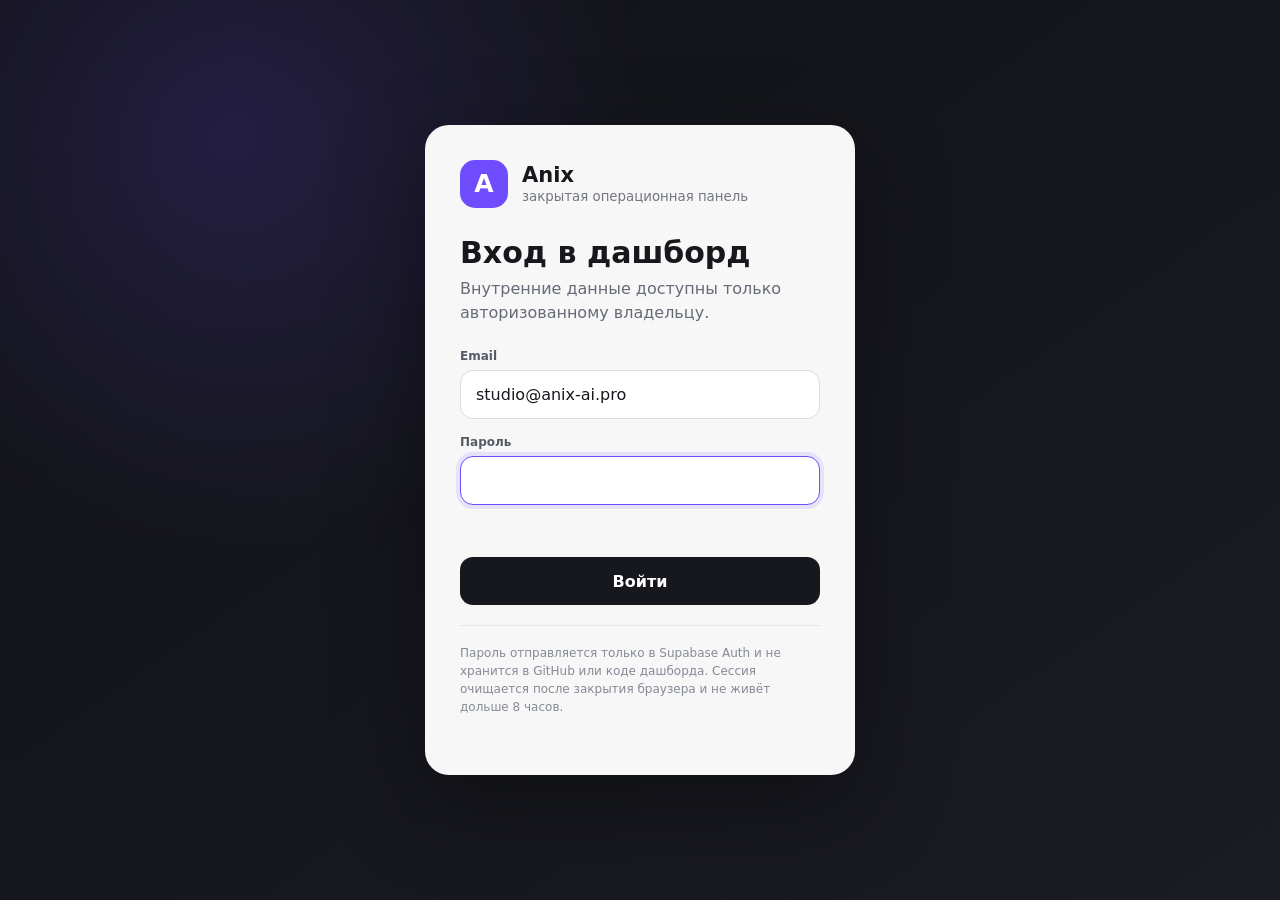
<file: index.html>
<!doctype html>
<html lang="ru">
<head>
  <meta charset="UTF-8" />
  <meta name="viewport" content="width=device-width, initial-scale=1.0" />
  <meta name="robots" content="noindex,nofollow,noarchive" />
  <meta http-equiv="Content-Security-Policy" content="default-src 'self'; connect-src 'self' https://uuywdscpywuoacbbjhhb.supabase.co; img-src 'self' data:; style-src 'self' 'unsafe-inline'; script-src 'self'; font-src 'self'; base-uri 'self'; form-action 'self'" />
  <title>Anix — операционная панель</title>
  <link rel="stylesheet" href="auth.css" />
  <link rel="stylesheet" href="styles.css" />
  <link rel="stylesheet" href="sales-activity.css" />
  <link rel="stylesheet" href="sales-cycle.css" />
  <link rel="stylesheet" href="production.css" />
  <link rel="stylesheet" href="ceo-dashboard.css" />
  <link rel="stylesheet" href="control.css" />
  <link rel="stylesheet" href="sales-forecast.css?v=20260921-signings" />
  <link rel="stylesheet" href="workspace.css" />
</head>
<body class="auth-locked">
  <div class="shell">
    <aside class="sidebar">
      <div class="brand"><span class="brand-mark">A</span><div><strong>Anix</strong><small>операционная панель</small></div></div>
      <nav>
        <span class="nav-group-label">Управление</span>
        <button class="nav-item active" data-view="overview">Сегодня</button>
        <button class="nav-item" data-view="weekly">Неделя</button>
        <button class="nav-item" data-view="sales">Продажи</button>
        <button class="nav-item" data-view="forecast">Прогноз месяца</button>
        <button class="nav-item" data-view="production">Проекты</button>
        <button class="nav-item" data-view="finance">Касса</button>
        <button class="nav-item" data-view="decisions">Решения</button>
        <span class="nav-group-label nav-group-system">Система</span>
        <button class="nav-item" data-view="content">Контент</button>
        <button class="nav-item" data-view="website">Сайт и AI</button>
        <button class="nav-item" data-view="data">Данные</button>
        <button class="nav-item" data-view="sources">Интеграции</button>
      </nav>
      <div class="sidebar-note">Anix Control v1<br><span>единая панель управления</span></div>
    </aside>

    <main>
      <header class="topbar">
        <div><p class="eyebrow">Центр управления бизнесом</p><h1 id="page-title">Обзор компании</h1></div>
        <div class="header-actions"><span class="sync" id="globalSync">● Загружаю данные</span><button id="exportBtn">Скачать срез JSON</button></div>
      </header>

      <section id="forecast" class="view" data-sales-forecast="full"></section>

      <section id="overview" class="view active">
        <section class="ceo-heading">
          <div><p class="eyebrow">CEO-дайджест</p><h2>Состояние Anix сегодня</h2><p id="ceoAsOf" class="ceo-as-of">Загружаю актуальный срез…</p></div>
          <button id="refreshCeo" class="ceo-refresh">Обновить данные</button>
        </section>

        <section class="attention-command panel">
          <div class="attention-command-head">
            <div><p class="eyebrow">Требует внимания сегодня</p><h3 id="attentionHeadline">Собираю управленческие исключения…</h3><p id="attentionSubhead">Показываем только ситуации, из которых следует конкретное действие.</p></div>
            <div id="attentionCounters" class="attention-counters"></div>
          </div>
          <div id="ceoAlerts" class="ceo-alert-list"><div class="ceo-loading">Проверяю продажи, проекты и решения…</div></div>
          <button id="showAllAlerts" class="ghost alert-more" hidden>Показать все исключения</button>
        </section>

        <div id="ceoKpiGrid" class="ceo-kpi-grid"></div>

        <section class="panel ceo-section">
          <div class="panel-head"><div><p class="eyebrow">Зависшие сделки</p><h3>Где остановились продажи и деньги</h3></div><button class="ghost" data-view-jump="sales">Вся аналитика продаж</button></div>
          <div id="stalledMetricGrid" class="decision-metric-grid"></div>
        </section>

        <section class="panel ceo-section">
          <div class="panel-head"><div><p class="eyebrow">Здоровье воронки</p><h3>Конверсия и время на реальных стадиях amoCRM</h3></div><span id="funnelCoverageNote">наблюдаемые переходы</span></div>
          <div id="funnelSummary" class="funnel-summary-grid"></div>
          <div id="ceoFunnelHealth" class="ceo-funnel-health"><div class="ceo-loading">Считаю этапы…</div></div>
        </section>

        <section class="panel ceo-section">
          <div class="panel-head"><div><p class="eyebrow">Проекты требуют внимания</p><h3>Сроки, движение и ответственность</h3></div><button class="ghost" data-view-jump="production">Открыть проекты</button></div>
          <div id="ceoProjectMetrics" class="decision-metric-grid compact"></div>
          <div id="ceoProjects" class="ceo-project-list"></div>
        </section>

        <section class="panel ceo-section cash-preview">
          <div class="panel-head"><div><p class="eyebrow">Деньги</p><h3>Что можно посчитать достоверно сейчас</h3></div><button class="ghost" data-view-jump="finance">Открыть кассу</button></div>
          <div id="ceoCashOverview" class="cash-overview-grid"></div>
        </section>
      </section>

      <section id="weekly" class="view">
        <div class="control-toolbar"><div><p class="eyebrow">Неделя</p><h2>Что изменилось за семь дней</h2><p id="weeklyNotice">Сравнение строится по ежедневным снимкам реальных данных.</p></div><button id="refreshWeekly">Обновить</button></div>
        <div id="weeklyMetricGrid" class="weekly-metric-grid"></div>
        <section class="panel"><div class="panel-head"><div><p class="eyebrow">Изменения</p><h3>Сигналы для управленческого разбора</h3></div><span id="weeklyComparedAt">копим историю</span></div><div id="weeklySignals" class="ceo-alert-list"></div></section>
      </section>

      <section id="sales" class="view">
        <article class="sales-command panel"><div><p class="eyebrow">Отдел продаж · текущий месяц</p><h2 id="salesVerdict">Считаю выполнение плана…</h2><p id="salesNotice">Загружаю реальные сделки и этапы…</p></div><div class="command-score"><strong id="salesScore">—</strong><span>прогноз выполнения событийного КПЭ</span><button id="refreshSales">Обновить</button></div></article>
        <div class="sales-summary-grid" id="salesMetricGrid"></div>
        <section class="panel"><div class="panel-head"><div><p class="eyebrow">План и показатели</p><h3>Месячный КПЭ: план → факт → прогноз</h3></div><span id="salesPeriod"></span></div><div class="kpi-table" id="salesKpis"></div></section>
        <section class="panel"><div class="panel-head"><div><p class="eyebrow">Как считается КПЭ</p><h3>События месяца, а не текущее положение карточек</h3></div><span id="flowUpdated">загрузка…</span></div><p class="history-caveat" id="kpiMethod">Загружаю формулу расчёта…</p><div id="monthlyFlow" class="metric-pyramid"></div></section>
        <section class="panel"><div class="panel-head"><div><p class="eyebrow">КПЭ по сотрудникам</p><h3>Кто создал результат за месяц</h3></div><span>по ответственному в сделке</span></div><div id="managerKpiBreakdown"></div></section>
        <div class="sales-main-grid"><section class="panel pyramid-panel"><div class="panel-head"><div><p class="eyebrow">Пирамида метрик</p><h3>Что произошло за месяц</h3></div><span>сверху — результат</span></div><div id="metricPyramid" class="metric-pyramid"></div></section><section class="panel"><div class="panel-head"><div><p class="eyebrow">Ответственный продавец</p><h3>Текущая нагрузка</h3></div><span>по данным amoCRM</span></div><div id="managerPerformance"></div></section></div>
        <section class="panel sales-health-panel"><div class="panel-head"><div><p class="eyebrow">Здоровье отдела продаж</p><h3>Что работает и что исправить сегодня</h3></div><span id="healthUpdated">загрузка…</span></div><div class="sales-main-grid"><div id="salesHealth"></div><div><h3 class="subhead">Что сделать сегодня</h3><div id="todayActions"></div></div></div></section>
        <section class="panel"><div class="panel-head"><div><p class="eyebrow">Конверсия воронки</p><h3>Переход между текущими этапами</h3></div><span>по входам в этапы текущего месяца</span></div><div id="funnelConversions"></div></section>
        <section class="panel cycle-command-panel"><div class="panel-head"><div><p class="eyebrow">Скорость воронки</p><h3>Цикл сделки и главный тормоз</h3></div><span id="cycleUpdated">загрузка…</span></div><div class="cycle-summary-grid" id="cycleSummary"></div><article class="bottleneck-card" id="bottleneckRecommendation"><strong>Считаю главный этап для ускорения…</strong></article></section>
        <section class="panel"><div class="panel-head"><div><p class="eyebrow">Длительность переходов</p><h3>Сколько занимает каждый участок сделки</h3></div><span>только завершённые переходы</span></div><div id="segmentCycles"></div></section>
        <section class="panel"><div class="panel-head"><div><p class="eyebrow">Прогноз поступлений</p><h3>Взвешенный прогноз по поздним этапам</h3></div><span id="cashForecastCoverage">загрузка…</span></div><div id="cashForecast"></div></section>
        <section class="panel"><div class="panel-head"><div><p class="eyebrow">Возраст этапов</p><h3>Сколько сделки лежат в каждой колонке</h3></div><span>производство не участвует в рекомендации</span></div><div id="stageAging"></div><p class="history-caveat" id="cycleCoverage"></p></section>
        <section class="panel sales-history-panel">
          <div class="panel-head"><div><p class="eyebrow">Подробный журнал amoCRM</p><h2>Что сделал каждый сотрудник</h2></div><span id="salesHistoryUpdated">Загрузка…</span></div>
          <div class="activity-presets"><button data-activity-period="today">Сегодня</button><button data-activity-period="week">Эта неделя</button><button data-activity-period="month">Этот месяц</button></div>
          <form id="activityFilters" class="activity-filters">
            <label>Сотрудник<select id="activityManager" name="manager"><option value="">Все сотрудники</option></select></label>
            <label>С<input type="date" id="activityFrom" name="from" required></label><label>По<input type="date" id="activityTo" name="to" required></label>
            <label>Тип действия<select id="activityKind" name="kind"><option value="">Все действия</option></select></label>
            <label>Воронка<select id="activityPipeline" name="pipeline"><option value="">Все, включая несвязанные</option></select></label>
            <label>Карточка / задача<input name="search" type="search" placeholder="Название или текст"></label>
            <label class="check-label"><input name="system" type="checkbox"> Входящие и системные события</label><button type="submit">Показать</button><button id="activityExport" type="button" disabled>Скачать CSV</button>
          </form>
          <p class="report-coverage" id="activityCoverage" aria-live="polite"></p>
          <div id="salesActivitySummary" class="sales-summary-grid"></div>
          <p class="history-caveat">Сегодня / неделя / месяц — все операции выбранного сотрудника и воронки. Выбранный период, таблицы и CSV учитывают также тип и поиск. Часовой пояс: Москва.</p>
          <div id="activityKinds" class="activity-kinds"></div>
          <details class="report-detail"><summary>Сводка по сотрудникам</summary><div id="activityManagers"></div></details>
          <details class="report-detail"><summary>Разбивка по дням, включая дни без записей</summary><div id="activityDaily"></div></details>
          <h3>Журнал действий</h3><div id="salesActivityFeed" aria-live="polite"></div>
          <div class="report-pagination"><button id="activityPrev" disabled>Назад</button><span id="activityPage"></span><button id="activityNext" disabled>Далее</button></div>
          <details class="report-detail"><summary>Правила подсчёта и ограничения</summary><p>Одна запись события — одна операция. Повторные записи одного исходящего сообщения или звонка объединяются по ID подтверждения. Создание задачи, завершение задачи и реальный звонок — разные события. Это объём зафиксированной работы, не оценка её полезности и не рабочее время.</p><p>Завершённая задача «Позвонить» не доказывает звонок. Автор берётся из события, а не из текущего ответственного по сделке. Интеграция может записывать действия под аккаунтом пользователя; достоверность авторства зависит от её настроек.</p><p>Для работы вне CRM: завершённые задачи с префиксами [Поиск контакта], [Анализ компании], [Анализ сегмента], [Аналитика], [Удаление дубля]. Это отчёт сотрудника. Автоматическое объединение дублей учитывается по событию объединения; обычное удаление не называется удалением дубля.</p><p>Воронка берётся из текущей связи карточки. Не связанные с ней контакты и компании остаются в общем журнале. Если позднее изменён текст задачи, историческое действие не переклассифицируется.</p></details>
        </section>
        <div class="sales-main-grid"><section class="panel"><div class="panel-head"><div><p class="eyebrow">Ближайшие даты</p><h3>Следующие действия по сделкам</h3></div><span>из задач amoCRM</span></div><div id="upcomingSales"></div></section><section class="panel"><div class="panel-head"><div><p class="eyebrow">Требует внимания</p><h3>Сделки без движения более 5 дней</h3></div><span id="attentionCount"></span></div><div id="salesAttention"></div></section></div>
        <div class="sales-main-grid"><section class="panel"><div class="panel-head"><div><p class="eyebrow">Текущее состояние</p><h3>Где открытые сделки находятся сейчас</h3></div><span id="salesUpdated"></span></div><div id="salesStages"></div></section><section class="panel"><div class="panel-head"><div><p class="eyebrow">Последние изменения</p><h3>Недавно обновлённые сделки</h3></div></div><div id="recentLeads"></div></section></div>
        <section class="panel missing-sales-panel"><div class="panel-head"><div><p class="eyebrow">Качество контроля</p><h3>Каких данных не хватает для честной оценки продавца</h3></div><span>не подменяем неизвестное нулями</span></div><div id="salesMissingData" class="missing-grid"></div></section>
      </section>

      <section id="production" class="view">
        <article class="panel production-hero"><div class="panel-head"><div><p class="eyebrow">Производственная система · YouGile</p><h2>Проекты, сроки и загрузка команды</h2><p id="productionNotice">Загружаю проекты, задачи, сроки и исполнителей…</p></div><div><span id="productionUpdated">загрузка…</span><button id="refreshProduction">Обновить</button></div></div></article>
        <div class="production-summary-grid" id="productionSummary"></div>
        <section class="panel"><div class="panel-head"><div><p class="eyebrow">Узкое место</p><h3>Где производство тормозит сильнее всего</h3></div><span>по времени в колонках</span></div><article class="production-risk" id="productionBottleneck"><div><strong>Накапливаю историю переходов…</strong></div></article></section>
        <div class="production-grid"><section class="panel"><div class="panel-head"><div><p class="eyebrow">Проекты</p><h3>Текущая производственная нагрузка</h3></div><span>активные задачи</span></div><div id="productionProjects"></div></section><section class="panel"><div class="panel-head"><div><p class="eyebrow">Требует внимания</p><h3>Самые просроченные задачи</h3></div><span>до 12 задач</span></div><div id="productionAttention"></div></section></div>
        <section class="panel"><div class="panel-head"><div><p class="eyebrow">Команда</p><h3>Нагрузка по исполнителям</h3></div><span>пока по количеству задач</span></div><div id="productionPeople"></div></section>
        <section class="panel"><div class="panel-head"><div><p class="eyebrow">Этапы производства</p><h3>Сколько задач лежит в каждой колонке</h3></div><span>структура YouGile без нормализации</span></div><div id="productionStages"></div></section>
      </section>


      <section id="content" class="view">
        <div class="control-toolbar">
          <div><p class="eyebrow">Управление публикациями</p><h2>Контент Anix</h2><p>Черновики, версии и подготовка материалов основного сайта и Wiki.</p></div>
          <button id="newContentEntry">Новый материал</button>
        </div>
        <div class="control-grid">
          <section class="panel"><div class="panel-head"><div><p class="eyebrow">Материалы</p><h3>Последние изменения</h3></div><span>до 100 записей</span></div><div id="contentEntryList" class="control-list"></div></section>
          <section class="panel">
            <div class="panel-head"><div><p class="eyebrow">Редактор</p><h3>Структурированный черновик</h3></div><span>каждое сохранение создаёт версию</span></div>
            <form id="contentEditor" class="control-form">
              <label class="control-field"><span>Slug</span><input id="contentSlug" required placeholder="cases/new-case"></label>
              <label class="control-field"><span>Заголовок</span><input id="contentTitle" required placeholder="Название материала"></label>
              <label class="control-field"><span>Тип</span><select id="contentType"><option value="page">Страница</option><option value="case">Кейс</option><option value="article">Статья</option><option value="faq">FAQ</option><option value="cta">CTA</option><option value="seo">SEO</option><option value="wiki">Wiki</option></select></label>
              <label class="control-field"><span>Статус</span><select id="contentStatus"><option value="draft">Черновик</option><option value="review">На проверке</option><option value="published">Опубликовано</option><option value="archived">Архив</option></select></label>
              <label class="control-field"><span>Репозиторий</span><input id="contentRepo" value="tsarev2709/anix_landing"></label>
              <label class="control-field"><span>Путь файла</span><input id="contentPath" placeholder="src/data/cases/example.json"></label>
              <label class="control-field wide"><span>Содержимое</span><textarea id="contentBody" placeholder="Текст, Markdown или структурированные данные материала"></textarea></label>
              <div class="control-actions"><button id="contentSave" class="control-save" type="submit">Сохранить версию</button><span id="contentSaveMessage" class="control-message"></span></div>
            </form>
          </section>
        </div>
      </section>

      <section id="website" class="view">
        <div class="control-toolbar"><div><p class="eyebrow">studio.anix-ai.pro</p><h2>Сайт и AI-консультант</h2><p>Заявки, диалоги, передача в CRM и штатные fallback-сценарии.</p></div><div class="marketing-toolbar"><label>Период Метрики <select id="marketingPeriod"><option value="7">7 дней</option><option value="30">30 дней</option><option value="90">90 дней</option></select></label><button id="refreshControl">Обновить</button></div></div>
        <div id="websiteMetricGrid" class="website-health-grid"></div>
        <section class="panel"><div class="panel-head"><div><p class="eyebrow">Яндекс Метрика · 103290769</p><h3>Посещаемость, страницы и конверсии</h3></div><span>включая сегодня · период выбран выше</span></div><div id="metrikaReport" aria-live="polite">Загрузка статистики…</div><div id="marketingDetails"></div></section>
        <section class="panel"><div class="panel-head"><div><p class="eyebrow">Управление функциями</p><h3>Публичные возможности сайта</h3></div><span>секреты остаются только на сервере</span></div><div id="featureFlagGrid" class="flag-grid"></div></section>
        <section class="panel"><div class="panel-head"><div><p class="eyebrow">Состояние</p><h3>Контур Anix Control</h3></div><span id="controlLoadStatus">загрузка…</span></div><p class="history-caveat">Если метрики сайта находятся в другом Supabase-проекте, панель честно показывает «нет данных». Следующий этап — безопасная межконтурная агрегация без передачи service-role ключей в браузер.</p></section>
      </section>

      <section id="finance" class="view">
        <div class="control-toolbar"><div><p class="eyebrow">Касса</p><h2>Деньги и обязательства</h2><p>Достоверные суммы отделены от показателей, для которых ещё нет источника.</p></div><button id="refreshCash">Обновить</button></div>
        <div id="cashMetricGrid" class="cash-metric-grid"></div>
        <section class="panel"><div class="panel-head"><div><p class="eyebrow">Пробелы финансового контура</p><h3>Что пока нельзя считать</h3></div><button class="ghost" data-view-jump="sources">Подключения</button></div><div id="cashUnavailable" class="unavailable-list"></div></section>
      </section>

      <section id="decisions" class="view">
        <div class="control-toolbar"><div><p class="eyebrow">Решения</p><h2>Трекер управленческих решений</h2><p>Контур заложен в модели данных. Полный редактор — следующая итерация.</p></div></div>
        <div id="decisionSummary" class="decision-metric-grid"></div>
        <section class="panel"><div class="panel-head"><div><p class="eyebrow">Активные решения</p><h3>Гипотезы и контрольные review</h3></div><span>архитектура P2</span></div><div id="decisionList" class="decision-list"></div></section>
      </section>
      <section id="data" class="view"><div class="panel"><div class="panel-head"><div><p class="eyebrow">Аудит измеримости</p><h3>Каких данных не хватает сейчас</h3></div><span id="coverageLabel"></span></div><div id="dataAudit"></div></div></section>
      <section id="sources" class="view"><article class="panel source-intro"><div><p class="eyebrow">Интеграционный слой</p><h2>Источники данных</h2><p>Панель проверяет доступность Supabase Edge Functions. Секреты сервисов никогда не хранятся в браузере или репозитории.</p></div><button id="refreshSources">Обновить статусы</button></article><div id="sourceNotice" class="notice"></div><div id="sourcesGrid" class="sources-grid"></div><section class="panel"><div class="panel-head"><div><p class="eyebrow">Операционное управление</p><h3>Пауза и возобновление интеграций</h3></div><span>без показа токенов</span></div><div id="sourceControlGrid" class="integration-control-grid"></div></section><section class="panel diagnostics-panel"><div class="panel-head"><div><p class="eyebrow">Диагностика</p><h3>Файлы интерфейса и аналитические функции</h3></div><div class="diagnostic-actions"><span id="diagnosticsSummary">проверка…</span><button class="ghost" id="runDiagnostics">Проверить снова</button></div></div><div id="runtimeDiagnostics"></div></section></section>
    </main>
  </div>
  <script src="runtime-config.js"></script>
  <script src="auth.js?v=20260921-signings"></script>
  <script src="workspace-layout.js"></script>
  <script src="app.js?v=20260924"></script>
  <script src="sales-history.js"></script>
  <script src="sales-cycle.js"></script>
  <script src="sales-flow.js"></script>
  <script src="production.js"></script>
  <script src="ceo-dashboard.js"></script>
  <script src="control.js"></script>
  <script src="diagnostics.js"></script>
  <script src="sales-forecast.js?v=20260921-signings"></script>
</body>
</html>
</file>
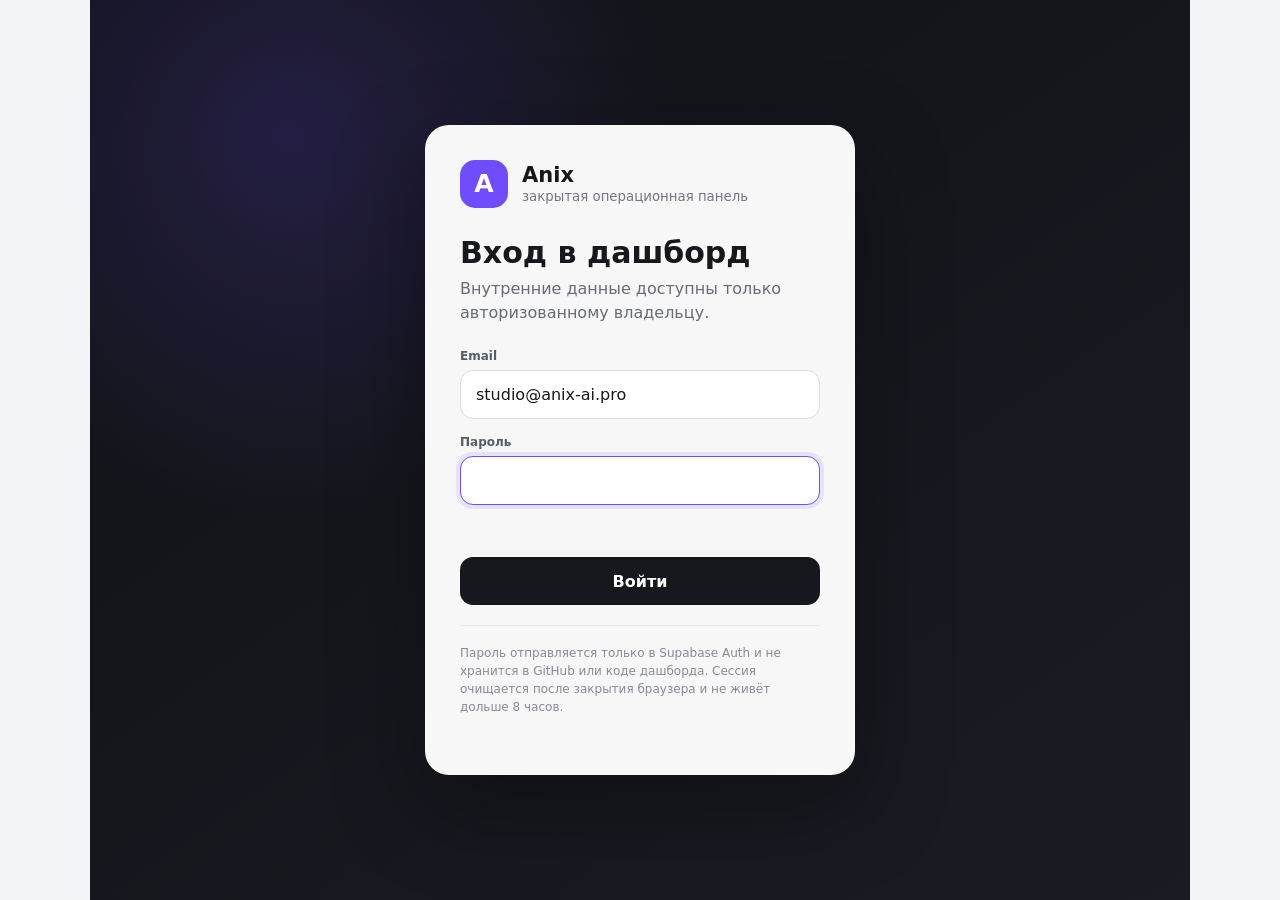
<file: amo-forecast.html>
<!doctype html>
<html lang="ru">
<head>
  <meta charset="UTF-8">
  <meta name="viewport" content="width=device-width, initial-scale=1">
  <meta name="robots" content="noindex,nofollow,noarchive">
  <meta http-equiv="Content-Security-Policy" content="default-src 'self'; connect-src 'self' https://uuywdscpywuoacbbjhhb.supabase.co; img-src 'self' data:; style-src 'self' 'unsafe-inline'; script-src 'self'; font-src 'self'; base-uri 'self'; form-action 'self'">
  <title>Anix — прогноз месяца</title>
  <link rel="stylesheet" href="auth.css">
  <link rel="stylesheet" href="styles.css">
  <link rel="stylesheet" href="sales-forecast.css?v=20260921-signings">
</head>
<body class="auth-locked forecast-compact">
  <div class="shell"><main><div class="header-actions"></div><section data-sales-forecast="compact"></section></main></div>
  <script src="runtime-config.js"></script>
  <script src="auth.js?v=20260921-signings"></script>
  <script src="sales-forecast.js?v=20260921-signings"></script>
</body>
</html>
</file>
<file: auth.css>
body.auth-locked{overflow:hidden;background:#f3f4f7}body.auth-locked .shell{display:none}.auth-screen{position:fixed;inset:0;z-index:9999;display:grid;place-items:center;padding:24px;background:radial-gradient(circle at 18% 15%,rgba(111,77,255,.18),transparent 32%),linear-gradient(145deg,#111217,#1b1c23)}.auth-card{width:min(430px,100%);padding:34px;border:1px solid rgba(255,255,255,.12);border-radius:24px;background:rgba(255,255,255,.97);box-shadow:0 30px 90px rgba(0,0,0,.38)}.auth-brand{display:flex;align-items:center;gap:14px;margin-bottom:28px}.auth-mark{width:48px;height:48px;border-radius:15px;display:grid;place-items:center;background:#6f4dff;color:#fff;font-size:25px;font-weight:800}.auth-brand strong{display:block;font-size:21px}.auth-brand small{display:block;margin-top:2px;color:#727681}.auth-card h1{margin:0 0 8px;font-size:30px;line-height:1.12}.auth-card>p{margin:0 0 24px;color:#666b76;line-height:1.5}.auth-form{display:grid;gap:16px}.auth-field{display:grid;gap:7px}.auth-field span{font-size:12px;font-weight:700;color:#565b66}.auth-field input{width:100%;box-sizing:border-box;padding:14px 15px;border:1px solid #d9dce3;border-radius:13px;background:#fff;color:#17181d;font:inherit;outline:none}.auth-field input:focus{border-color:#6f4dff;box-shadow:0 0 0 4px rgba(111,77,255,.12)}.auth-submit{min-height:48px;border:0;border-radius:13px;background:#17181d;color:#fff;font:inherit;font-weight:750;cursor:pointer}.auth-submit:hover{background:#292a31}.auth-submit:disabled{cursor:wait;opacity:.65}.auth-error{min-height:20px;margin:0!important;color:#d43c48!important;font-size:13px}.auth-security{margin-top:20px!important;padding-top:18px;border-top:1px solid #e5e7eb;font-size:12px;color:#858a94!important}.auth-user{display:flex;align-items:center;gap:9px}.auth-user-email{font-size:12px;color:#747985;max-width:210px;overflow:hidden;text-overflow:ellipsis;white-space:nowrap}.auth-logout{border:1px solid #d9dce3!important;background:#fff!important;color:#25272d!important}.auth-fatal{color:#fff;max-width:680px;line-height:1.6}.auth-fatal code{color:#d8ceff}@media(max-width:640px){.auth-card{padding:26px}.auth-user-email{display:none}}
</file>
<file: styles.css>
:root{--bg:#f4f5f7;--card:#fff;--ink:#17181b;--muted:#737780;--line:#e5e7eb;--accent:#7057ff;--accent-soft:#eeeaff;--green:#25a56a;--yellow:#d89318;--orange:#e8792e;--red:#db4b4b;--shadow:0 14px 40px rgba(20,21,28,.06)}*{box-sizing:border-box}body{margin:0;font-family:Inter,ui-sans-serif,system-ui,-apple-system,BlinkMacSystemFont,"Segoe UI",sans-serif;background:var(--bg);color:var(--ink)}button{font:inherit}.shell{min-height:100vh;display:grid;grid-template-columns:240px 1fr}.sidebar{position:sticky;top:0;height:100vh;padding:28px 20px;background:#17181d;color:#fff;display:flex;flex-direction:column}.brand{display:flex;gap:12px;align-items:center;margin-bottom:38px}.brand-mark{width:42px;height:42px;border-radius:14px;background:linear-gradient(145deg,#967eff,#5c3fff);display:grid;place-items:center;font-weight:800;font-size:22px}.brand div{display:flex;flex-direction:column}.brand small,.sidebar-note span{color:#999da8}.sidebar nav{display:grid;gap:8px}.nav-item{border:0;border-radius:12px;padding:12px 14px;text-align:left;background:transparent;color:#aeb1bb;cursor:pointer}.nav-item:hover,.nav-item.active{background:#292b32;color:#fff}.sidebar-note{margin-top:auto;font-size:13px;line-height:1.5;color:#d5d7dc}main{padding:34px 42px 54px;min-width:0}.topbar{display:flex;justify-content:space-between;align-items:flex-start;gap:24px;margin-bottom:28px}.eyebrow{margin:0 0 7px;text-transform:uppercase;letter-spacing:.11em;font-size:11px;font-weight:800;color:var(--muted)}h1,h2,h3,p{margin-top:0}h1{font-size:32px;margin-bottom:0}h2{font-size:28px;line-height:1.15;margin-bottom:10px}h3{font-size:18px;margin-bottom:0}.header-actions{display:flex;align-items:center;gap:14px}.sync{font-size:13px;color:var(--green)}button{border:0;border-radius:12px;padding:11px 14px;background:var(--ink);color:#fff;cursor:pointer}.ghost{background:#f0f1f4;color:var(--ink)}.view{display:none}.view.active{display:block}.hero-card,.panel,.metric-card,.status-card,.section-placeholder{background:var(--card);border:1px solid var(--line);box-shadow:var(--shadow);border-radius:20px}.hero-card{padding:26px 28px;display:flex;justify-content:space-between;gap:24px;align-items:flex-start;background:linear-gradient(135deg,#fff 0%,#f1edff 100%);margin-bottom:18px}.hero-card p:last-child{max-width:780px;color:#555a64;margin-bottom:0}.risk-badge{white-space:nowrap;border-radius:999px;background:#ffe5e5;color:#a52d2d;padding:9px 12px;font-size:12px;font-weight:800}.status-grid,.metric-grid{display:grid;gap:14px;margin-bottom:18px}.status-grid{grid-template-columns:repeat(5,1fr)}.metric-grid{grid-template-columns:repeat(4,1fr)}.status-card,.metric-card{padding:18px}.status-row{display:flex;justify-content:space-between;align-items:center}.dot{width:10px;height:10px;border-radius:50%;display:inline-block}.dot.green{background:var(--green)}.dot.yellow{background:var(--yellow)}.dot.red{background:var(--red)}.status-card small,.metric-card small{color:var(--muted)}.metric-card strong{display:block;font-size:27px;margin:8px 0 4px}.delta{font-size:12px}.delta.up{color:var(--green)}.delta.down{color:var(--red)}.two-col{display:grid;grid-template-columns:1.05fr .95fr;gap:18px;margin-bottom:18px}.panel{padding:22px;margin-bottom:18px}.panel-head{display:flex;justify-content:space-between;gap:16px;align-items:center;margin-bottom:18px}.panel-head>span{font-size:12px;color:var(--muted)}.funnel-row,.project-row{display:grid;align-items:center;gap:12px;padding:11px 0;border-bottom:1px solid var(--line)}.funnel-row{grid-template-columns:120px 1fr 52px}.project-row{grid-template-columns:1fr 120px 70px}.funnel-row:last-child,.project-row:last-child{border-bottom:0}.bar{height:9px;background:#eceef2;border-radius:999px;overflow:hidden}.bar i{display:block;height:100%;background:var(--accent);border-radius:999px}.project-meta{font-size:12px;color:var(--muted)}.pill{justify-self:end;font-size:11px;font-weight:800;padding:6px 8px;border-radius:999px}.pill.green{background:#e4f7ee;color:#197c51}.pill.yellow{background:#fff2d8;color:#996310}.pill.red{background:#ffe4e4;color:#a72e2e}.missing-grid{display:grid;grid-template-columns:repeat(3,1fr);gap:12px}.missing-card{padding:16px;border:1px solid var(--line);border-radius:15px;background:#fafafa}.missing-card strong{display:block;margin-bottom:7px}.missing-card p{font-size:13px;line-height:1.45;color:var(--muted);margin-bottom:0}.section-placeholder{padding:48px;min-height:260px}.section-placeholder p{max-width:720px;color:var(--muted);line-height:1.6}.audit-row{display:grid;grid-template-columns:1.1fr 110px 1.5fr;gap:16px;padding:14px 0;border-bottom:1px solid var(--line);align-items:center}.audit-row:last-child{border-bottom:0}.audit-status{font-size:12px;font-weight:800}.audit-status.measured{color:var(--green)}.audit-status.manual{color:var(--yellow)}.audit-status.missing{color:var(--red)}.audit-row p{margin:0;color:var(--muted);font-size:13px}.source-intro{display:flex;justify-content:space-between;gap:24px;align-items:center}.source-intro p{color:var(--muted);max-width:760px;margin-bottom:0}.notice{padding:14px 16px;border:1px dashed var(--line);border-radius:14px;background:#fff;margin-bottom:18px;color:var(--muted);font-size:13px}.sources-grid{display:grid;grid-template-columns:repeat(3,1fr);gap:14px}.source-card{background:#fff;border:1px solid var(--line);border-radius:18px;padding:18px;box-shadow:var(--shadow)}.source-head{display:flex;justify-content:space-between;gap:16px;align-items:flex-start}.source-head small,.source-card p{color:var(--muted);font-size:12px}.source-head h3{margin-top:4px}.source-state{font-size:11px;font-weight:800;padding:6px 8px;border-radius:999px;background:#f0f1f4;white-space:nowrap}.source-state.healthy{background:#e4f7ee;color:#197c51}.source-state.warning{background:#fff2d8;color:#996310}.source-state.error{background:#ffe4e4;color:#a72e2e}.source-error{color:var(--red)!important}.source-card p:last-child{margin-bottom:0}.sales-command{display:flex;justify-content:space-between;align-items:flex-start;gap:30px;background:linear-gradient(135deg,#17181d 0%,#2d254f 100%);color:#fff}.sales-command .eyebrow,.sales-command p{color:#c7c4d7}.sales-command p{max-width:820px;line-height:1.55;margin-bottom:0}.command-score{min-width:210px;text-align:right;display:flex;flex-direction:column;align-items:flex-end;gap:8px}.command-score strong{font-size:54px;line-height:1}.command-score strong.green{color:#59d59a}.command-score strong.yellow{color:#ffd16b}.command-score strong.orange{color:#ff9d61}.command-score strong.red{color:#ff7d7d}.command-score span{font-size:12px;color:#c7c4d7;max-width:180px}.command-score button{margin-top:8px;background:#fff;color:#17181d}.sales-summary-grid{display:grid;grid-template-columns:repeat(4,1fr);gap:14px;margin-bottom:18px}.sales-summary-card{background:#fff;border:1px solid var(--line);border-radius:18px;padding:18px;box-shadow:var(--shadow);position:relative;overflow:hidden}.sales-summary-card:before{content:"";position:absolute;left:0;right:0;top:0;height:4px;background:#cfd2d9}.sales-summary-card.green:before{background:var(--green)}.sales-summary-card.yellow:before{background:var(--yellow)}.sales-summary-card.orange:before{background:var(--orange)}.sales-summary-card.red:before{background:var(--red)}.sales-summary-card small,.sales-summary-card span{color:var(--muted);font-size:12px}.sales-summary-card strong{display:block;font-size:26px;margin:8px 0 5px}.kpi-table{display:grid}.kpi-row{display:grid;grid-template-columns:minmax(220px,1.7fr) repeat(3,minmax(100px,.7fr)) minmax(150px,1fr);gap:16px;align-items:center;padding:15px 0;border-bottom:1px solid var(--line)}.kpi-row:last-child{border-bottom:0}.kpi-row>div{min-width:0}.kpi-row small{display:block;color:var(--muted);font-size:11px;margin-bottom:4px}.kpi-row strong{font-size:14px}.kpi-name strong{font-size:15px}.kpi-name small{white-space:nowrap;overflow:hidden;text-overflow:ellipsis}.kpi-progress span{font-size:12px;font-weight:800}.kpi-row.green .bar i{background:var(--green)}.kpi-row.yellow .bar i{background:var(--yellow)}.kpi-row.orange .bar i{background:var(--orange)}.kpi-row.red .bar i{background:var(--red)}.kpi-row.missing{opacity:.72}.sales-main-grid{display:grid;grid-template-columns:1fr 1fr;gap:18px}.metric-pyramid{display:flex;flex-direction:column;align-items:center;gap:8px}.pyramid-step{min-height:58px;border-radius:13px;padding:10px 14px;display:flex;justify-content:space-between;align-items:center;background:#f2f3f6;border:1px solid var(--line);transition:.2s ease}.pyramid-step div{display:flex;flex-direction:column;gap:3px}.pyramid-step small{color:var(--muted);font-size:11px}.pyramid-step>span{font-size:13px;font-weight:900}.pyramid-step.green{background:#eaf8f1;border-color:#cdeedc}.pyramid-step.yellow{background:#fff7e7;border-color:#f5dfae}.pyramid-step.orange{background:#fff0e7;border-color:#f4cfb8}.pyramid-step.red{background:#ffeded;border-color:#f3c7c7}.pyramid-step.missing{background:#f4f4f5;color:#8a8d94;border-style:dashed}.manager-card{display:flex;gap:15px;align-items:flex-start;padding:4px 0 18px}.manager-avatar{width:48px;height:48px;border-radius:15px;background:var(--accent-soft);color:var(--accent);display:grid;place-items:center;font-weight:900;font-size:20px;flex:none}.manager-card p{margin-bottom:5px}.manager-note{color:var(--muted);font-size:12px;line-height:1.5}.manager-stats{display:grid;grid-template-columns:1fr 1fr;gap:10px}.manager-stats>div{padding:14px;border-radius:14px;background:#f7f7f9;border:1px solid var(--line)}.manager-stats small{display:block;color:var(--muted);font-size:11px;margin-bottom:6px}.manager-stats strong{font-size:18px}.sales-list-row,.attention-row,.recent-row{display:grid;gap:12px;align-items:center;padding:12px 0;border-bottom:1px solid var(--line)}.sales-list-row:last-child,.attention-row:last-child,.recent-row:last-child{border-bottom:0}.sales-list-row{grid-template-columns:70px 1fr}.attention-row{grid-template-columns:1fr 90px 110px}.recent-row{grid-template-columns:1fr 120px}.sales-list-row small,.attention-row small,.recent-row small{display:block;color:var(--muted);font-size:11px;margin-top:4px}.attention-row>span,.recent-row>span{text-align:right;font-weight:700}.date-chip{border-radius:12px;background:var(--accent-soft);padding:8px;text-align:center}.date-chip strong,.date-chip small{display:block}.empty-state{padding:24px;border:1px dashed var(--line);border-radius:14px;color:var(--muted);background:#fafafa}.empty-state strong{display:block;color:var(--ink);margin-bottom:6px}.empty-state p{margin:0;font-size:13px;line-height:1.5}.sales-funnel{grid-template-columns:minmax(130px,180px) 1fr 135px}.sales-funnel span{text-align:right}.sales-funnel small{color:var(--muted);font-size:11px}.missing-sales-panel .missing-card.priority-high{border-left:4px solid var(--red)}.missing-sales-panel .missing-card.priority-medium{border-left:4px solid var(--yellow)}.sales-history-panel{background:linear-gradient(180deg,#fff 0%,#fbfaff 100%)}.history-grid{align-items:start}.subhead{font-size:14px;margin-bottom:12px}.activity-stage-row{display:grid;grid-template-columns:minmax(120px,190px) 1fr 42px;gap:12px;align-items:center;padding:10px 0;border-bottom:1px solid var(--line)}.activity-stage-row:last-child{border-bottom:0}.activity-stage-row strong{font-size:13px}.activity-stage-row span{text-align:right;font-weight:800}.activity-feed-row{display:grid;grid-template-columns:1fr 62px;gap:12px;padding:11px 0;border-bottom:1px solid var(--line);align-items:center}.activity-feed-row:last-child{border-bottom:0}.activity-feed-row small{display:block;color:var(--muted);font-size:11px;margin-top:4px}.activity-feed-row>span{justify-self:end;border-radius:999px;padding:5px 8px;font-size:10px;font-weight:800;background:#f0f1f4}.activity-feed-row.forward>span{background:#e4f7ee;color:#197c51}.activity-feed-row.backward>span{background:#ffe4e4;color:#a72e2e}.history-caveat{margin:18px 0 0;padding-top:14px;border-top:1px dashed var(--line);font-size:12px;color:var(--muted);line-height:1.5}@media(max-width:1200px){.status-grid{grid-template-columns:repeat(3,1fr)}.metric-grid,.sales-summary-grid{grid-template-columns:repeat(2,1fr)}.two-col,.sales-main-grid{grid-template-columns:1fr}.missing-grid,.sources-grid{grid-template-columns:1fr 1fr}.kpi-row{grid-template-columns:1.5fr repeat(3,.7fr)}.kpi-progress{grid-column:1/-1}}@media(max-width:760px){.shell{grid-template-columns:1fr}.sidebar{position:static;height:auto}.sidebar nav{grid-template-columns:repeat(8,1fr);overflow:auto}.sidebar-note{display:none}main{padding:24px 16px}.topbar,.hero-card,.source-intro,.sales-command{flex-direction:column;align-items:flex-start}.header-actions{align-items:flex-start;flex-direction:column}.status-grid,.metric-grid,.sales-summary-grid,.missing-grid,.sources-grid{grid-template-columns:1fr}.command-score{align-items:flex-start;text-align:left}.kpi-row{grid-template-columns:1fr 1fr}.kpi-name{grid-column:1/-1}.kpi-progress{grid-column:1/-1}.audit-row{grid-template-columns:1fr}.project-row{grid-template-columns:1fr 90px}.project-row .project-meta{display:none}.sales-funnel{grid-template-columns:1fr}.sales-funnel span{text-align:left}.attention-row,.recent-row{grid-template-columns:1fr}.attention-row>span,.recent-row>span{text-align:left}.manager-stats{grid-template-columns:1fr}.pyramid-step{width:100%!important}.activity-stage-row{grid-template-columns:1fr 42px}.activity-stage-row .bar{grid-column:1/-1}.activity-feed-row{grid-template-columns:1fr}}
</file>
<file: sales-activity.css>
.activity-days{display:grid;grid-template-columns:repeat(14,minmax(28px,1fr));gap:7px;align-items:end;margin-bottom:22px;padding:14px;border:1px solid var(--line);border-radius:15px;background:#fafafe;overflow-x:auto}.activity-day{min-width:28px;text-align:center}.activity-day-bar{height:86px;display:flex;align-items:flex-end;justify-content:center;background:#eceef3;border-radius:8px;overflow:hidden;margin-bottom:6px}.activity-day-bar i{display:block;width:100%;background:linear-gradient(180deg,#967eff,#7057ff);border-radius:8px 8px 0 0}.activity-day small{display:block;font-size:9px;color:var(--muted);white-space:nowrap}.activity-day strong{display:block;font-size:11px;margin-top:2px}.activity-kind-list{margin-top:8px}.activity-feed-row.transition>span{background:#e4f7ee;color:#197c51}.activity-feed-row.meeting>span{background:#eeeaff;color:#5f46d9}.activity-feed-row.call>span{background:#e9f2ff;color:#2766ad}.activity-feed-row.follow_up>span{background:#fff2d8;color:#996310}.activity-feed-row.first_touch>span{background:#e7f7f5;color:#187b70}.activity-feed-row.proposal>span,.activity-feed-row.contract>span{background:#fff0e7;color:#aa5524}.activity-feed-row.task>span{background:#f0f1f4;color:#656971}.sales-history-panel .sales-summary-card.red strong{color:var(--red)}@media(max-width:760px){.activity-days{grid-template-columns:repeat(14,36px)}.activity-stage-row{grid-template-columns:1fr}.activity-stage-row span{text-align:left}.activity-feed-row{grid-template-columns:1fr}.activity-feed-row>span{justify-self:start}}
</file>
<file: sales-cycle.css>
.cycle-command-panel{background:linear-gradient(135deg,#fff 0%,#f5f2ff 100%)}.cycle-summary-grid{display:grid;grid-template-columns:repeat(2,minmax(0,1fr));gap:14px;margin-bottom:16px}.cycle-card{border:1px solid var(--line);border-radius:16px;background:#fff;padding:18px;display:flex;flex-direction:column;gap:5px}.cycle-card small,.cycle-card span,.cycle-card em{color:var(--muted);font-size:12px}.cycle-card strong{font-size:29px}.cycle-card em{font-style:normal;margin-top:4px}.bottleneck-card{display:flex;justify-content:space-between;gap:22px;align-items:center;padding:20px;border-radius:17px;background:#17181d;color:#fff}.bottleneck-card .eyebrow{color:#aaa6bb}.bottleneck-card p{margin:7px 0 0;color:#d3d0dc;line-height:1.5}.bottleneck-metric{text-align:right;white-space:nowrap}.bottleneck-metric strong{display:block;font-size:32px}.bottleneck-metric span{font-size:11px;color:#bdb9ca}.stage-aging-row{display:grid;grid-template-columns:minmax(170px,1.2fr) minmax(180px,1.7fr) minmax(170px,.9fr);gap:14px;align-items:center;padding:15px 0;border-bottom:1px solid var(--line)}.stage-aging-row:last-child{border-bottom:0}.stage-aging-row>div:first-child small,.aging-metrics small,.aging-oldest small{display:block;color:var(--muted);font-size:11px;margin-top:4px}.aging-bar{height:10px;background:#eceef2;border-radius:999px;overflow:hidden}.aging-bar i{display:block;height:100%;background:var(--accent);border-radius:999px}.aging-metrics{text-align:right}.aging-oldest{grid-column:1/-1;padding-left:0}.aging-oldest small{line-height:1.45}.sales-health-panel{background:linear-gradient(180deg,#fff 0%,#fbfcff 100%)}.health-row{display:grid;grid-template-columns:12px 1fr;gap:12px;align-items:start;padding:13px 0;border-bottom:1px solid var(--line)}.health-row:last-child{border-bottom:0}.health-dot{width:10px;height:10px;border-radius:50%;margin-top:4px;background:#c8cbd2}.health-row.green .health-dot{background:var(--green)}.health-row.yellow .health-dot{background:var(--yellow)}.health-row.red .health-dot{background:var(--red)}.health-row small{display:block;color:var(--muted);font-size:12px;margin-top:4px;line-height:1.45}.today-action-row{display:grid;grid-template-columns:30px 1fr;gap:12px;padding:11px 0;border-bottom:1px solid var(--line)}.today-action-row:last-child{border-bottom:0}.today-action-row>span{width:28px;height:28px;border-radius:9px;background:var(--accent-soft);color:var(--accent);display:grid;place-items:center;font-weight:900;font-size:12px}.today-action-row small{display:block;color:var(--muted);font-size:11px;margin-top:3px}.today-action-row p{font-size:12px;line-height:1.4;color:#50545c;margin:5px 0 0}.conversion-row{display:grid;grid-template-columns:minmax(190px,1.2fr) minmax(220px,2fr) minmax(150px,.8fr);gap:16px;align-items:center;padding:14px 0;border-bottom:1px solid var(--line)}.conversion-row:last-child{border-bottom:0}.conversion-row small{display:block;color:var(--muted);font-size:11px;margin-top:4px}.conversion-bar{height:10px;background:#eceef2;border-radius:999px;overflow:hidden}.conversion-bar i{display:block;height:100%;background:linear-gradient(90deg,var(--accent),#9b87ff);border-radius:999px}.segment-cycle-row{display:grid;grid-template-columns:1fr 180px;gap:18px;padding:14px 0;border-bottom:1px solid var(--line);align-items:center}.segment-cycle-row:last-child{border-bottom:0}.segment-cycle-row small{display:block;color:var(--muted);font-size:11px;margin-top:4px}.segment-cycle-row>div:last-child{text-align:right}.cash-forecast-summary{display:grid;grid-template-columns:repeat(2,minmax(0,1fr));gap:14px;margin-bottom:15px}.cash-forecast-summary article{padding:18px;border:1px solid var(--line);border-radius:16px;background:#fafafa}.cash-forecast-summary small,.cash-forecast-summary span{display:block;color:var(--muted);font-size:12px}.cash-forecast-summary strong{display:block;font-size:28px;margin:7px 0 5px}.cash-stage-list>div{display:grid;grid-template-columns:1fr 150px 160px;gap:14px;padding:12px 0;border-bottom:1px solid var(--line);align-items:center}.cash-stage-list>div:last-child{border-bottom:0}.cash-stage-list strong,.cash-stage-list small{text-align:right}.cash-stage-list small{color:var(--muted)}.manager-flow-card{border:1px solid var(--line);border-radius:18px;padding:18px;margin-bottom:14px;background:#fff}.manager-flow-card:last-child{margin-bottom:0}.manager-flow-head{display:flex;justify-content:space-between;gap:16px;align-items:center;margin-bottom:15px}.manager-flow-head h3{margin:2px 0 0}.manager-flow-head>strong{font-size:28px}.manager-flow-head>strong.green{color:var(--green)}.manager-flow-head>strong.yellow{color:#a77400}.manager-flow-head>strong.orange{color:#c05c18}.manager-flow-head>strong.red{color:var(--red)}.manager-flow-grid{display:grid;grid-template-columns:repeat(4,minmax(0,1fr));gap:10px}.manager-flow-grid>div{border-radius:13px;background:#f6f7f9;padding:12px}.manager-flow-grid small,.manager-flow-grid span{display:block;color:var(--muted);font-size:11px}.manager-flow-grid strong{display:block;font-size:18px;margin:6px 0 3px}.diagnostics-panel{margin-top:24px}.diagnostic-actions{display:flex;gap:12px;align-items:center}.diagnostic-row{display:grid;grid-template-columns:minmax(190px,1fr) 110px minmax(240px,1.5fr);gap:14px;align-items:center;padding:13px 0;border-bottom:1px solid var(--line)}.diagnostic-row:last-child{border-bottom:0}.diagnostic-row small{display:block;color:var(--muted);font-size:11px;margin-top:3px}.diagnostic-row span{font-weight:800}.diagnostic-row.ok span{color:var(--green)}.diagnostic-row.error span{color:var(--red)}.diagnostic-row p{margin:0;color:var(--muted);font-size:12px;line-height:1.4;word-break:break-word}@media(max-width:900px){.cycle-summary-grid,.cash-forecast-summary{grid-template-columns:1fr}.bottleneck-card{align-items:flex-start;flex-direction:column}.bottleneck-metric{text-align:left}.stage-aging-row,.conversion-row,.segment-cycle-row,.cash-stage-list>div,.diagnostic-row{grid-template-columns:1fr}.aging-metrics,.segment-cycle-row>div:last-child,.cash-stage-list strong,.cash-stage-list small{text-align:left}.aging-oldest{grid-column:auto}.manager-flow-grid{grid-template-columns:repeat(2,minmax(0,1fr))}.diagnostic-actions{align-items:flex-start;flex-direction:column}}@media(max-width:560px){.manager-flow-grid{grid-template-columns:1fr}}
</file>
<file: production.css>
.production-hero{background:linear-gradient(135deg,#fff 0%,#f2f8ff 100%)}.production-hero h2{margin:5px 0 8px}.production-summary-grid{display:grid;grid-template-columns:repeat(6,minmax(0,1fr));gap:12px;margin:18px 0}.production-metric{border:1px solid var(--line);background:#fff;border-radius:16px;padding:16px}.production-metric small,.production-metric span{display:block;color:var(--muted);font-size:11px}.production-metric strong{display:block;font-size:27px;margin:7px 0}.production-metric.red strong{color:var(--red)}.production-metric.yellow strong{color:#aa7600}.production-grid{display:grid;grid-template-columns:1.25fr .75fr;gap:18px}.production-row{display:grid;grid-template-columns:minmax(180px,1.2fr) minmax(180px,1fr) 120px;gap:14px;align-items:center;padding:14px 0;border-bottom:1px solid var(--line)}.production-row:last-child{border-bottom:0}.production-row small{display:block;color:var(--muted);font-size:11px;margin-top:4px}.production-row>div:last-child{text-align:right}.production-risk{display:flex;justify-content:space-between;gap:18px;align-items:center;border-radius:18px;padding:20px;background:#17181d;color:#fff}.production-risk p{margin:7px 0 0;color:#d1ceda;line-height:1.45}.production-risk strong.metric{font-size:31px;white-space:nowrap}.production-attention-row{display:grid;grid-template-columns:1fr 130px;gap:16px;padding:14px 0;border-bottom:1px solid var(--line)}.production-attention-row:last-child{border-bottom:0}.production-attention-row small{display:block;color:var(--muted);font-size:11px;margin-top:4px;line-height:1.4}.production-attention-row>div:last-child{text-align:right}.production-source-note{color:var(--muted);font-size:12px;margin-top:8px}@media(max-width:1100px){.production-summary-grid{grid-template-columns:repeat(3,minmax(0,1fr))}}@media(max-width:850px){.production-grid{grid-template-columns:1fr}.production-row{grid-template-columns:1fr}.production-row>div:last-child{text-align:left}.production-risk{align-items:flex-start;flex-direction:column}.production-summary-grid{grid-template-columns:repeat(2,minmax(0,1fr))}}@media(max-width:520px){.production-summary-grid{grid-template-columns:1fr}.production-attention-row{grid-template-columns:1fr}.production-attention-row>div:last-child{text-align:left}}
</file>
<file: ceo-dashboard.css>
.nav-group-label{display:block;margin:10px 12px 4px;color:#747883;font-size:10px;font-weight:800;letter-spacing:.13em;text-transform:uppercase}.nav-group-label:first-child{margin-top:0}.nav-group-system{margin-top:24px}.sidebar{overflow-y:auto}.ceo-heading{display:flex;justify-content:space-between;gap:24px;align-items:end;margin-bottom:18px}.ceo-heading h2{margin:5px 0 7px;font-size:30px;letter-spacing:-.035em}.ceo-as-of{margin:0;color:var(--muted);font-size:12px}.ceo-refresh{border:0;border-radius:12px;padding:11px 15px;background:#17181d;color:#fff;cursor:pointer;font-weight:750}.ceo-refresh:disabled{opacity:.55;cursor:wait}.attention-command{padding:0;overflow:hidden;border-color:#dfe1e7}.attention-command-head{display:flex;justify-content:space-between;gap:24px;align-items:center;padding:22px 24px;border-bottom:1px solid var(--line);background:linear-gradient(135deg,#fff 0%,#faf9ff 100%)}.attention-command-head h3{margin:5px 0 7px;font-size:24px;letter-spacing:-.025em}.attention-command-head p:last-child{margin:0;color:var(--muted);font-size:12px}.attention-counters{display:flex;gap:8px;flex-wrap:wrap;justify-content:flex-end}.attention-counter{min-width:84px;padding:10px 12px;border:1px solid var(--line);border-radius:13px;background:#fff;text-align:center}.attention-counter strong,.attention-counter span{display:block}.attention-counter strong{font-size:21px}.attention-counter span{margin-top:3px;color:var(--muted);font-size:10px;font-weight:750}.attention-counter.critical strong{color:var(--red)}.attention-counter.risk strong{color:#aa7600}.ceo-alert-list{display:flex;flex-direction:column}.ceo-alert{display:grid;grid-template-columns:8px minmax(240px,1.35fr) minmax(160px,.78fr) minmax(220px,1fr) auto;gap:16px;align-items:center;padding:17px 22px;border-bottom:1px solid var(--line)}.ceo-alert:last-child{border-bottom:0}.ceo-alert-severity{width:8px;height:42px;border-radius:99px;background:#c8cbd3}.ceo-alert.critical .ceo-alert-severity{background:var(--red)}.ceo-alert.risk .ceo-alert-severity{background:#e0a235}.ceo-alert.info .ceo-alert-severity{background:#a7abb5}.ceo-alert-main strong,.ceo-alert-meta strong,.ceo-alert-action strong{display:block;font-size:13px}.ceo-alert-main small,.ceo-alert-meta small,.ceo-alert-action small{display:block;margin-top:5px;color:var(--muted);font-size:11px;line-height:1.4}.ceo-alert-action strong{font-size:11px;color:#555b66}.ceo-alert-buttons{display:flex;gap:7px;justify-content:flex-end}.ceo-link-button{border:1px solid var(--line);border-radius:10px;padding:8px 10px;background:#fff;color:var(--ink);cursor:pointer;font-size:11px;font-weight:800;text-decoration:none;white-space:nowrap}.ceo-link-button:hover{border-color:#bbaef8;background:var(--accent-soft)}.alert-more{margin:14px 22px 18px}.ceo-loading{padding:24px;color:var(--muted);font-size:13px}.ceo-kpi-grid{display:grid;grid-template-columns:repeat(4,minmax(0,1fr));gap:12px;margin:18px 0}.ceo-kpi-card{min-height:132px;padding:18px;border:1px solid var(--line);border-radius:17px;background:#fff;display:flex;flex-direction:column}.ceo-kpi-card small{color:var(--muted);font-size:11px}.ceo-kpi-card strong{display:block;margin:10px 0 7px;font-size:30px;line-height:1;letter-spacing:-.04em}.ceo-kpi-card span{margin-top:auto;color:var(--muted);font-size:11px;line-height:1.4}.ceo-kpi-card.actionable{cursor:pointer}.ceo-kpi-card.actionable:hover{border-color:#bcaef8;box-shadow:0 12px 28px rgba(68,51,145,.08)}.ceo-kpi-card.critical strong{color:var(--red)}.ceo-kpi-card.risk strong{color:#a97008}.ceo-section{margin-top:18px}.decision-metric-grid{display:grid;grid-template-columns:repeat(4,minmax(0,1fr));gap:10px}.decision-metric-grid.compact{grid-template-columns:repeat(6,minmax(0,1fr));margin-bottom:18px}.decision-metric{border:1px solid var(--line);border-radius:14px;padding:15px;background:#fafafb;text-align:left;color:var(--ink)}button.decision-metric{cursor:pointer}.decision-metric:hover{border-color:#c4b8f8;background:#f7f4ff}.decision-metric small,.decision-metric span{display:block}.decision-metric small{min-height:28px;color:var(--muted);font-size:10px;line-height:1.35}.decision-metric strong{display:block;margin:8px 0 5px;font-size:24px;letter-spacing:-.035em}.decision-metric span{color:var(--muted);font-size:10px;line-height:1.35}.decision-metric.critical strong{color:var(--red)}.decision-metric.risk strong{color:#a97008}.ceo-funnel-health{display:flex;flex-direction:column}.funnel-health-row{border-bottom:1px solid var(--line)}.funnel-health-row:last-child{border-bottom:0}.funnel-health-summary{width:100%;display:grid;grid-template-columns:minmax(230px,1.35fr) repeat(5,minmax(86px,.65fr)) 26px;gap:13px;align-items:center;padding:15px 4px;border:0;background:transparent;color:var(--ink);text-align:left;cursor:pointer}.funnel-health-summary:hover{background:#faf9ff}.funnel-stage strong,.funnel-stat strong{display:block;font-size:13px}.funnel-stage small,.funnel-stat small{display:block;margin-top:4px;color:var(--muted);font-size:10px}.funnel-stat strong{font-size:14px}.funnel-stat.risk strong{color:#a97008}.funnel-expand{font-size:18px;color:var(--muted);transition:transform .18s}.funnel-health-row.open .funnel-expand{transform:rotate(180deg)}.funnel-health-detail{display:none;padding:0 4px 18px}.funnel-health-row.open .funnel-health-detail{display:block}.age-buckets{display:grid;grid-template-columns:repeat(4,1fr);gap:8px;margin-bottom:12px}.age-bucket{padding:10px;border-radius:11px;background:#f5f5f7;text-align:center}.age-bucket strong,.age-bucket small{display:block}.age-bucket small{margin-top:3px;color:var(--muted);font-size:10px}.inline-deal-list{border:1px solid var(--line);border-radius:13px;overflow:hidden}.inline-deal-row{display:grid;grid-template-columns:minmax(180px,1.2fr) repeat(3,minmax(100px,.55fr));gap:10px;padding:11px 13px;border-bottom:1px solid var(--line);align-items:center;font-size:11px}.inline-deal-row:last-child{border-bottom:0}.inline-deal-row strong,.inline-deal-row small{display:block}.inline-deal-row small{margin-top:3px;color:var(--muted)}.ceo-project-list{border-top:1px solid var(--line)}.ceo-project-row{display:grid;grid-template-columns:minmax(220px,1.2fr) repeat(3,minmax(100px,.5fr)) auto;gap:14px;align-items:center;padding:14px 2px;border-bottom:1px solid var(--line)}.ceo-project-row:last-child{border-bottom:0}.ceo-project-row strong,.ceo-project-row small{display:block}.ceo-project-row small{margin-top:4px;color:var(--muted);font-size:10px}.project-risk-value.critical{color:var(--red)}.project-risk-value.risk{color:#a97008}.cash-overview-grid,.cash-metric-grid{display:grid;grid-template-columns:repeat(2,minmax(0,1fr));gap:12px}.cash-metric-grid{grid-template-columns:repeat(3,minmax(0,1fr));margin-bottom:18px}.cash-card{padding:18px;border:1px solid var(--line);border-radius:16px;background:#fff}.cash-card small,.cash-card span{display:block;color:var(--muted);font-size:11px;line-height:1.4}.cash-card strong{display:block;margin:8px 0;font-size:26px;letter-spacing:-.035em}.cash-card.unavailable{background:#f8f8fa;border-style:dashed}.cash-card.unavailable strong{font-size:17px;color:#8a8e97}.weekly-metric-grid{display:grid;grid-template-columns:repeat(5,minmax(0,1fr));gap:12px;margin-bottom:18px}.weekly-card{padding:17px;border:1px solid var(--line);border-radius:16px;background:#fff}.weekly-card small,.weekly-card span{display:block;color:var(--muted);font-size:10px;line-height:1.4}.weekly-card strong{display:block;margin:9px 0 6px;font-size:25px}.weekly-card .weekly-delta.good{color:var(--green)}.weekly-card .weekly-delta.bad{color:var(--red)}.weekly-card .weekly-delta.neutral{color:var(--muted)}.unavailable-list{display:grid;grid-template-columns:1fr 1fr;gap:10px}.unavailable-item{padding:14px;border:1px dashed var(--line);border-radius:13px;background:#fafafa}.unavailable-item strong{display:block;font-size:12px}.unavailable-item p{margin:6px 0 0;color:var(--muted);font-size:11px;line-height:1.45}.decision-list{display:flex;flex-direction:column}.decision-row{display:grid;grid-template-columns:minmax(220px,1.3fr) repeat(3,minmax(100px,.5fr));gap:12px;padding:14px 0;border-bottom:1px solid var(--line)}.decision-row:last-child{border-bottom:0}.decision-row strong,.decision-row small{display:block}.decision-row small{margin-top:4px;color:var(--muted);font-size:10px}.ceo-empty{padding:24px;border:1px dashed var(--line);border-radius:14px;background:#fafafa;color:var(--muted);font-size:12px;line-height:1.55}.ceo-error{padding:18px;border:1px solid #f2caca;border-radius:14px;background:#fff5f5;color:#9d3030;font-size:12px}.ceo-drilldown{width:min(1180px,calc(100vw - 36px));max-height:84vh;padding:0;border:0;border-radius:20px;box-shadow:0 35px 100px rgba(16,17,22,.35);overflow:hidden}.ceo-drilldown::backdrop{background:rgba(17,18,24,.55);backdrop-filter:blur(3px)}.drilldown-shell{display:flex;flex-direction:column;max-height:84vh;background:#fff}.drilldown-head{display:flex;justify-content:space-between;gap:18px;align-items:start;padding:21px 23px;border-bottom:1px solid var(--line)}.drilldown-head h3{margin:5px 0 0;font-size:22px}.drilldown-close{border:0;border-radius:10px;width:36px;height:36px;background:#f0f1f4;cursor:pointer;font-size:18px}.drilldown-body{padding:0 23px 23px;overflow:auto}.drilldown-table{width:100%;border-collapse:collapse;font-size:11px}.drilldown-table th{position:sticky;top:0;padding:12px 8px;background:#fff;color:var(--muted);font-weight:750;text-align:left;border-bottom:1px solid var(--line)}.drilldown-table td{padding:12px 8px;border-bottom:1px solid var(--line);vertical-align:top}.drilldown-table td strong,.drilldown-table td small{display:block}.drilldown-table td small{margin-top:4px;color:var(--muted)}.drilldown-table a{color:#5f46d9;font-weight:750;text-decoration:none}.drilldown-table a:hover{text-decoration:underline}.drilldown-note{margin:14px 0 0;color:var(--muted);font-size:10px}.source-stale{color:#a97008}.source-error-text{color:var(--red)}

@media(max-width:1280px){.ceo-kpi-grid{grid-template-columns:repeat(2,1fr)}.decision-metric-grid.compact{grid-template-columns:repeat(3,1fr)}.weekly-metric-grid{grid-template-columns:repeat(3,1fr)}.ceo-alert{grid-template-columns:8px 1.3fr .7fr 1fr}.ceo-alert-buttons{grid-column:2/-1;justify-content:flex-start}.funnel-health-summary{grid-template-columns:minmax(190px,1.25fr) repeat(3,minmax(80px,.55fr)) 26px}.funnel-health-summary .funnel-stat:nth-of-type(4),.funnel-health-summary .funnel-stat:nth-of-type(5){display:none}}

@media(max-width:760px){.nav-group-label{display:none}.ceo-heading,.attention-command-head{align-items:flex-start;flex-direction:column}.attention-counters{justify-content:flex-start}.ceo-kpi-grid,.decision-metric-grid,.decision-metric-grid.compact,.cash-overview-grid,.cash-metric-grid,.weekly-metric-grid,.unavailable-list{grid-template-columns:1fr 1fr}.ceo-alert{grid-template-columns:7px 1fr;padding:15px 14px}.ceo-alert-meta,.ceo-alert-action,.ceo-alert-buttons{grid-column:2}.funnel-health-summary{grid-template-columns:1fr 1fr 24px;gap:10px}.funnel-health-summary .funnel-stage{grid-column:1/-2}.funnel-health-summary .funnel-stat:nth-of-type(n+3){display:none}.age-buckets{grid-template-columns:1fr 1fr}.inline-deal-row{grid-template-columns:1fr 1fr}.ceo-project-row{grid-template-columns:1fr 1fr}.ceo-project-row>div:first-child{grid-column:1/-1}.ceo-project-row .ceo-link-button{justify-self:start}.decision-row{grid-template-columns:1fr 1fr}.decision-row>div:first-child{grid-column:1/-1}.drilldown-body{padding:0 14px 18px}.drilldown-head{padding:17px}.drilldown-table{min-width:820px}}

@media(max-width:480px){.ceo-kpi-grid,.decision-metric-grid,.decision-metric-grid.compact,.cash-overview-grid,.cash-metric-grid,.weekly-metric-grid,.unavailable-list{grid-template-columns:1fr}.attention-counter{min-width:72px}.ceo-heading h2{font-size:26px}.attention-command-head h3{font-size:21px}}

.funnel-summary-grid{display:grid;grid-template-columns:repeat(3,minmax(0,1fr));gap:10px;margin-bottom:10px}.funnel-summary-card{padding:13px 15px;border:1px solid var(--line);border-radius:13px;background:#fafafb}.funnel-summary-card small,.funnel-summary-card span{display:block;color:var(--muted);font-size:10px}.funnel-summary-card strong{display:block;margin:6px 0 4px;font-size:20px}@media(max-width:760px){.funnel-summary-grid{grid-template-columns:1fr}}
</file>
<file: control.css>
.control-toolbar{display:flex;justify-content:space-between;gap:18px;align-items:center;margin-bottom:18px}.control-toolbar p{margin:4px 0 0;color:var(--muted);font-size:13px}.control-grid{display:grid;grid-template-columns:minmax(260px,.75fr) minmax(420px,1.25fr);gap:18px}.control-list{display:flex;flex-direction:column;gap:8px;max-height:680px;overflow:auto}.control-list-button{width:100%;text-align:left;background:#f8f8fa;border:1px solid var(--line);border-radius:14px;padding:13px 14px;color:var(--ink)}.control-list-button:hover,.control-list-button.active{border-color:#bcaef8;background:var(--accent-soft)}.control-list-button strong,.control-list-button small{display:block}.control-list-button small{margin-top:5px;color:var(--muted)}.control-form{display:grid;grid-template-columns:1fr 1fr;gap:14px}.control-field{display:flex;flex-direction:column;gap:7px}.control-field span{font-size:12px;font-weight:800}.control-field input,.control-field select,.control-field textarea{width:100%;border:1px solid var(--line);border-radius:12px;padding:11px 12px;background:#fff;color:var(--ink);font:inherit}.control-field textarea{min-height:260px;resize:vertical;line-height:1.55}.control-field.wide{grid-column:1/-1}.control-actions{grid-column:1/-1;display:flex;align-items:center;gap:12px}.control-save{background:var(--accent);color:#fff;border:0;border-radius:12px;padding:11px 16px;font-weight:800}.control-save:disabled{opacity:.55}.control-message{font-size:12px;color:var(--muted)}.control-message.error{color:var(--red)}.control-message.success{color:var(--green)}.integration-control-grid{display:grid;grid-template-columns:repeat(2,minmax(0,1fr));gap:14px}.integration-control{border:1px solid var(--line);border-radius:16px;padding:16px;background:#fff}.integration-control-head{display:flex;justify-content:space-between;gap:12px;align-items:flex-start}.integration-control small{display:block;color:var(--muted);margin-top:4px}.integration-control p{font-size:12px;color:var(--muted);line-height:1.5;min-height:36px}.switch-button{border:0;border-radius:999px;padding:7px 11px;font-weight:800;background:#eeeef2;color:#666}.switch-button.on{background:#e4f7ee;color:#197c51}.switch-button.off{background:#fff0e7;color:#a44d18}.website-health-grid{display:grid;grid-template-columns:repeat(4,minmax(0,1fr));gap:14px}.website-health-card{border:1px solid var(--line);border-radius:16px;padding:16px;background:#fff}.website-health-card small,.website-health-card span{display:block;color:var(--muted)}.website-health-card strong{display:block;font-size:28px;margin:9px 0 6px}.flag-grid{display:grid;grid-template-columns:repeat(2,minmax(0,1fr));gap:12px}.flag-row{display:flex;justify-content:space-between;gap:12px;align-items:center;padding:14px;border:1px solid var(--line);border-radius:14px}.flag-row small{display:block;color:var(--muted);margin-top:4px;line-height:1.4}.control-empty{padding:24px;border:1px dashed var(--line);border-radius:14px;color:var(--muted)}@media(max-width:1100px){.control-grid{grid-template-columns:1fr}.website-health-grid{grid-template-columns:repeat(2,1fr)}}@media(max-width:760px){.integration-control-grid,.flag-grid,.website-health-grid,.control-form{grid-template-columns:1fr}.control-field.wide,.control-actions{grid-column:auto}.control-toolbar{align-items:flex-start;flex-direction:column}}

.metrika-tables{display:grid;grid-template-columns:1fr 1fr;gap:24px;margin-top:20px}.metrika-tables table{width:100%;border-collapse:collapse}.metrika-tables th,.metrika-tables td{text-align:left;padding:9px;border-bottom:1px solid var(--line)}@media(max-width:760px){.metrika-tables{grid-template-columns:1fr}}
</file>
<file: sales-forecast.css>
.forecast-heading{display:flex;align-items:flex-start;justify-content:space-between;gap:24px;margin:4px 0 22px}.forecast-heading h2{font-size:28px;margin:0 0 8px}.forecast-heading p:last-child,.forecast-hint,.forecast-status{font-size:13px;color:var(--muted);line-height:1.6}.forecast-filters{display:flex;gap:14px;align-items:end;flex-wrap:wrap;margin:0 0 12px}.forecast-filters label,.forecast-stage-form label{display:flex;flex-direction:column;gap:6px;font-size:12px;color:var(--muted)}.forecast-filters input,.forecast-filters select,.forecast-stage-form input[type=number]{border:1px solid var(--line);background:white;color:var(--ink);border-radius:10px;padding:10px;min-height:42px;font:inherit}.forecast-filters select{max-width:260px}.forecast-kpis{display:grid;grid-template-columns:repeat(3,minmax(0,1fr));gap:14px;margin:16px 0}.forecast-card{padding:20px;background:#fff;border:1px solid var(--line);border-radius:16px;min-width:0;border-top:3px solid var(--accent)}.forecast-card>span,.forecast-card small{display:block;color:var(--muted);font-size:12px;line-height:1.45}.forecast-card strong{display:block;font-size:clamp(20px,2.5vw,30px);margin:10px 0;overflow-wrap:anywhere}.forecast-secondary{grid-template-columns:repeat(auto-fit,minmax(150px,1fr))}.forecast-secondary .forecast-card{border-top:1px solid var(--line);padding:16px}.forecast-secondary strong{font-size:22px}.forecast-warning{background:#fff5db;border:1px solid #edcd7b;border-radius:12px;padding:14px 16px;line-height:1.6;font-size:13px}.forecast-panel h3{margin-bottom:16px}.forecast-scroll{overflow:auto;max-width:100%;border-radius:10px}.forecast-table{width:100%;border-collapse:collapse;text-align:left;font-size:13px}.forecast-table th{font-weight:600;color:var(--muted);font-size:11px;background:#f7f7fa;white-space:nowrap}.forecast-table td,.forecast-table th{padding:13px 12px;border-bottom:1px solid var(--line);vertical-align:top;min-width:100px}.forecast-table td:first-child{min-width:180px}.forecast-table a{color:var(--accent);text-decoration:none;font-weight:600;overflow-wrap:anywhere}.forecast-table a:hover{text-decoration:underline}.forecast-table small,.forecast-stage-form small{display:block;font-size:11px;color:var(--muted);margin-top:5px;line-height:1.5}.forecast-danger{color:#aa3629!important}.forecast-empty{padding:18px;background:#f7f7fa;border-radius:12px;color:var(--muted);font-size:13px}.forecast-notes{font-size:13px;line-height:1.7;padding-left:22px}.forecast-notes li{margin-bottom:8px}.forecast-settings summary,details.panel summary{cursor:pointer;font-weight:600}.forecast-stage-form{display:grid;grid-template-columns:minmax(180px,1fr) 130px 140px auto;gap:16px;align-items:center;padding:18px 0;border-top:1px solid var(--line)}.forecast-check{flex-direction:row!important;align-items:center}.forecast-check input{width:18px;height:18px}.forecast-save-status{grid-column:1/-1;font-size:12px}.forecast-full{color:var(--accent);font-size:13px;white-space:nowrap}.forecast-compact .shell{display:block}.forecast-compact main{padding:24px;max-width:1100px;margin:auto}.forecast-compact .header-actions{justify-content:flex-end;margin-bottom:16px}.forecast-compact .forecast-card strong{font-size:24px}.forecast-compact .forecast-heading h2{font-size:24px}.forecast-compact .forecast-kpis{gap:10px}.forecast-compact .forecast-card{padding:14px}.forecast-compact .auth-user-email{display:none}button:disabled{opacity:.6;cursor:wait}
@media(max-width:760px){.forecast-heading{flex-direction:column;gap:10px}.forecast-heading h2{font-size:24px}.forecast-kpis{grid-template-columns:1fr}.forecast-secondary{grid-template-columns:repeat(2,minmax(0,1fr))}.forecast-filters{display:grid;grid-template-columns:1fr 1fr}.forecast-filters input,.forecast-filters select{width:100%;max-width:100%;min-width:0}.forecast-stage-form{grid-template-columns:1fr 1fr}.forecast-stage-form>div{grid-column:1/-1}.forecast-compact main{padding:16px}.forecast-compact .forecast-kpis{grid-template-columns:1fr}.forecast-card strong{font-size:26px}}
</file>
<file: workspace.css>
.workspace-tabs{display:flex;gap:6px;flex-wrap:wrap;margin:0 0 22px;border-bottom:1px solid #dfe4ec;padding-bottom:12px}.workspace-tabs button{border:0;background:transparent;color:#66758b;padding:11px 17px;border-radius:8px}.workspace-tabs button[aria-selected=true]{background:#102c48;color:#fff}.workspace-panel[hidden]{display:none!important}.workspace-panel{min-width:0}.workspace-intro{margin-bottom:20px}.workspace-intro p{color:#65758a}.overview-areas{display:grid;grid-template-columns:repeat(4,minmax(0,1fr));gap:14px;margin:18px 0 24px}.overview-areas button{text-align:left;background:white;border:1px solid #dfe4ec;padding:20px;border-radius:14px;display:flex;flex-direction:column;gap:9px}.overview-areas strong{font-size:20px}.overview-areas small{color:#477ea5}.overview-areas span{color:#6b788b;font-weight:400;line-height:1.5}.system-nav{margin-top:25px;color:#68788e}.system-nav summary{cursor:pointer;font-size:12px;padding:12px}.metric-method summary,.report-detail summary{cursor:pointer;font-weight:600;padding:12px 0}.metric-layers{display:grid;gap:12px;margin-top:18px}.metric-layers article{border-left:4px solid #447b9a;background:#f6f8fb;padding:16px 22px}.metric-layers small,.metric-layers strong{display:block}.metric-layers strong{font-size:18px;margin:6px 0}.metric-layers p{margin:4px 0;color:#63758b}.activity-filters{display:flex;flex-wrap:wrap;gap:12px;align-items:end;margin:18px 0}.activity-filters label{display:flex;flex-direction:column;gap:6px;font-size:12px;color:#53667d}.activity-filters input,.activity-filters select{max-width:245px;border:1px solid #cdd7e3;border-radius:7px;padding:10px;background:white;color:#122e49}.activity-filters .check-label{flex-direction:row;align-items:center;max-width:190px;padding:10px 0}.activity-presets{display:flex;gap:8px;margin:15px 0}.report-scroll{max-width:100%;overflow:auto}.report-table{width:100%;border-collapse:collapse;font-size:12px;text-align:left}.report-table th{background:#f3f6fa;color:#5c6f85;font-weight:600;white-space:nowrap}.report-table th,.report-table td{padding:12px 13px;border-bottom:1px solid #e5eaf0;vertical-align:top}.report-table small{display:block;color:#738196;margin-top:5px;line-height:1.5}.report-table a{color:#225b86}.report-table pre{white-space:pre-wrap;overflow-wrap:anywhere;max-width:440px;font-size:11px}.report-table details{margin-top:8px}.report-table summary{cursor:pointer;color:#59788f}.report-coverage{border-left:3px solid #91aabe;background:#f2f6fa;padding:12px 15px;font-size:12px;line-height:1.7}.report-detail{margin:14px 0;border-bottom:1px solid #e4e9ef;padding-bottom:10px}.report-pagination{display:flex;align-items:center;justify-content:space-between;margin:18px 0}.activity-kinds{display:flex;flex-wrap:wrap;gap:8px;margin:20px 0}.activity-chip{background:#f0f4f8;color:#486079;border-radius:6px;padding:7px 10px;font-size:11px}.activity-chip b{margin-left:8px}.channel-grid{display:grid;grid-template-columns:1fr 1fr;gap:20px;margin:20px 0}.channel-grid article{border:1px solid #dce4ed;border-radius:12px;padding:20px}.channel-grid p{font-size:13px;line-height:1.7;color:#64768c}.marketing-next{padding:16px;border:1px solid #dbe5ed;border-left:4px solid #5484a7;border-radius:9px;margin:12px 0}.marketing-next p{font-size:13px;line-height:1.7;color:#5a6e83}.workspace-panel>.panel{margin-bottom:20px}.workspace-panel .view{display:block}.workspace-tabs button:focus-visible,summary:focus-visible{outline:2px solid #3785bf;outline-offset:3px}button:disabled{opacity:.45;cursor:default}@media(max-width:1100px){.overview-areas{grid-template-columns:1fr 1fr}.activity-filters label{flex:1 1 150px}}@media(max-width:650px){.overview-areas,.channel-grid{grid-template-columns:1fr}.workspace-tabs{gap:4px}.workspace-tabs button{padding:9px 10px;font-size:12px}.activity-filters input,.activity-filters select{max-width:100%;width:100%}.activity-filters label{min-width:0}.report-table{min-width:680px}.report-pagination{gap:10px;font-size:12px}.activity-filters .check-label input{width:auto}}

.overview-areas button{color:#16314c}.marketing-toolbar{display:flex;gap:14px;align-items:center}.marketing-toolbar select{padding:9px;border:1px solid #cad5df;border-radius:6px}.system-nav .nav-item{display:block;width:100%}@media(max-width:760px){.sidebar nav{grid-template-columns:repeat(2,minmax(0,1fr));overflow:visible}.sidebar nav>.nav-group-label,.system-nav{grid-column:1/-1}.marketing-toolbar{flex-wrap:wrap}}
</file>
